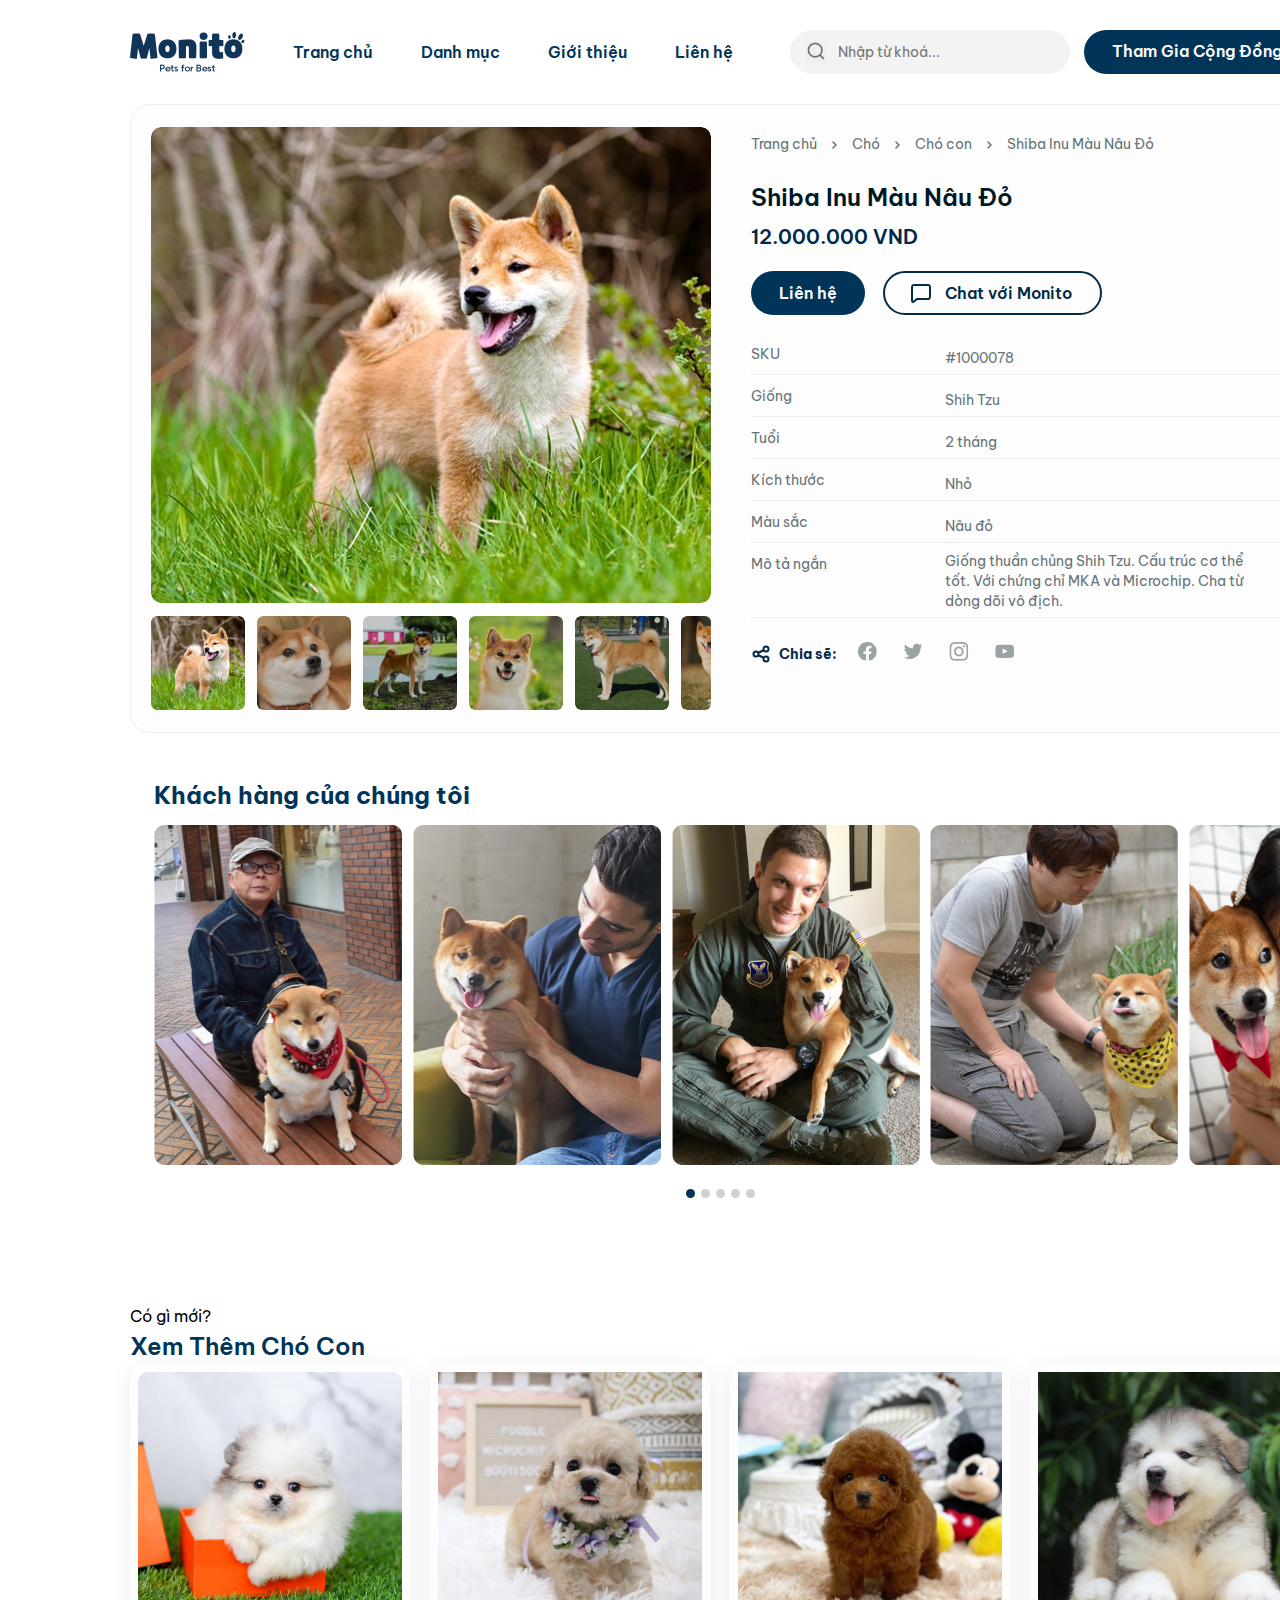
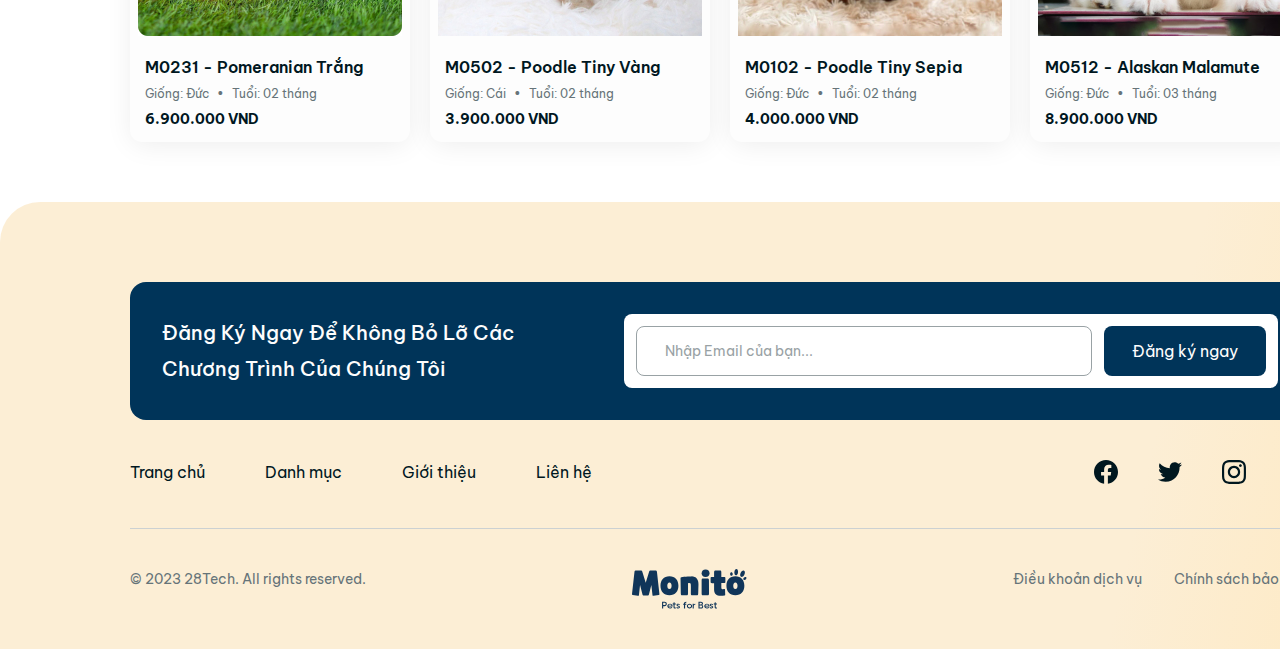
<file: public/pages/detail/detail.html>
<!DOCTYPE html>
<html lang="en">

<head>
    <meta charset="UTF-8">
    <meta name="viewport" content="width=device-width, initial-scale=1.0">
    <title>Chi tiết sản phẩm</title>
    <link rel="stylesheet" href="detail.css">
</head>

<body>
    <header class="header"></header>
    <div class="section1">
        <div class="detail__slide">
            <img class="detail__img-active" src="../../assets/img/detail/section1/image 2.jpg" alt="">
            <div class="detail__list-img">
                <img src="../../assets/img/detail/section1/image 4.png" alt="">
                <img src="../../assets/img/detail/section1/image 3.jpg" alt="">
                <img src="../../assets/img/detail/section1/image 5.jpg" alt="">
                <img src="../../assets/img/detail/section1/image 6.jpg" alt="">
                <img src="../../assets/img/detail/section1/image 7.jpg" alt="">
                <img id="detail__list-img-last" src="../../assets/img/detail/section1/image 8.png" alt="">
            </div>
        </div>
        <div class="detail__info">
            <nav aria-label="breadcrumb">
                <ol class="breadcrumb">
                    <li class="breadcrumb-item"><a href="#">Trang chủ</a><svg width="5" height="8" viewBox="0 0 5 8"
                            fill="none" xmlns="http://www.w3.org/2000/svg">
                            <path d="M1 1L4 4L1 7" stroke="#667479" stroke-width="1.5" stroke-linecap="round"
                                stroke-linejoin="round" />
                        </svg>
                    </li>
                    <li class="breadcrumb-item"><a href="#">Chó</a><svg width="5" height="8" viewBox="0 0 5 8"
                            fill="none" xmlns="http://www.w3.org/2000/svg">
                            <path d="M1 1L4 4L1 7" stroke="#667479" stroke-width="1.5" stroke-linecap="round"
                                stroke-linejoin="round" />
                        </svg>
                    </li>
                    <li class="breadcrumb-item"><a href="#">Chó con</a><svg width="5" height="8" viewBox="0 0 5 8"
                            fill="none" xmlns="http://www.w3.org/2000/svg">
                            <path d="M1 1L4 4L1 7" stroke="#667479" stroke-width="1.5" stroke-linecap="round"
                                stroke-linejoin="round" />
                        </svg>
                    </li>
                    <li class="breadcrumb-item" aria-current="page"><a>Shiba Inu Màu Nâu Đỏ</a></li>
                </ol>
            </nav>
            <h2 class="detail__name">Shiba Inu Màu Nâu Đỏ</h2>
            <h2 class="detail__price">12.000.000 VND</h2>
            <div class="detail__buttons">
                <button class="detail__button detail__button--contact">Liên hệ</button>
                <button class="detail__button detail__button--chat">
                    <svg width="26" height="28" viewBox="0 0 26 28" fill="none" xmlns="http://www.w3.org/2000/svg">
                        <path
                            d="M21 16.8V9.19995V9.19666C21 8.07875 21 7.51945 20.7822 7.09204C20.5905 6.71572 20.2841 6.40973 19.9078 6.21799C19.48 6 18.9203 6 17.8002 6H6.2002C5.08009 6 4.51962 6 4.0918 6.21799C3.71547 6.40973 3.40973 6.71572 3.21799 7.09204C3 7.51986 3 8.07985 3 9.19995V20.671C3 21.7367 3 22.2696 3.21846 22.5432C3.40845 22.7813 3.69644 22.9197 4.00098 22.9194C4.35115 22.919 4.76744 22.5861 5.59961 21.9203L7.12357 20.7012C7.44844 20.4413 7.61084 20.3114 7.79172 20.219C7.95219 20.137 8.12279 20.0771 8.29932 20.0408C8.49829 20 8.70652 20 9.12256 20H17.8001C18.9202 20 19.48 20 19.9078 19.782C20.2841 19.5902 20.5905 19.2844 20.7822 18.908C21 18.4806 21 17.9212 21 16.8032V16.8Z"
                            stroke="#002A48" stroke-width="2" stroke-linecap="round" stroke-linejoin="round" />
                    </svg>
                    Chat với Monito</button>
            </div>
            <nav class="modifier-list">
                <li class="modifier-list__item">
                    <p class="modifier-list__modifier">SKU</p>
                    <p class="modifier-list__value">#1000078</p>
                </li>
                <li class="modifier-list__item">
                    <p class="modifier-list__modifier">Giống</p>
                    <p class="modifier-list__value">Shih Tzu</p>
                </li>
                <li class="modifier-list__item">
                    <p class="modifier-list__modifier">Tuổi</p>
                    <p class="modifier-list__value">2 tháng</p>
                </li>
                <li class="modifier-list__item">
                    <p class="modifier-list__modifier">Kích thước</p>
                    <p class="modifier-list__value">Nhỏ</p>
                </li>
                <li class="modifier-list__item">
                    <p class="modifier-list__modifier">Màu sắc</p>
                    <p class="modifier-list__value">Nâu đỏ</p>
                </li>
                <li class="modifier-list__item">
                    <p class="modifier-list__modifier">Mô tả ngắn</p>
                    <p class="modifier-list__value" id="modifier-list__value-comment">Giống thuần chủng Shih Tzu. Cấu
                        trúc cơ thể tốt. Với chứng chỉ MKA và Microchip. Cha từ dòng dõi vô địch.</p>
                </li>
            </nav>
            <div class="detail__share">
                <svg width="20" height="20" viewBox="0 0 20 20" fill="none" xmlns="http://www.w3.org/2000/svg">
                    <path
                        d="M7.5 11.25L12.5 13.75M12.5 6.25L7.5 8.75M15 17.5C13.6193 17.5 12.5 16.3807 12.5 15C12.5 13.6193 13.6193 12.5 15 12.5C16.3807 12.5 17.5 13.6193 17.5 15C17.5 16.3807 16.3807 17.5 15 17.5ZM5 12.5C3.61929 12.5 2.5 11.3807 2.5 10C2.5 8.61929 3.61929 7.5 5 7.5C6.38071 7.5 7.5 8.61929 7.5 10C7.5 11.3807 6.38071 12.5 5 12.5ZM15 7.5C13.6193 7.5 12.5 6.38071 12.5 5C12.5 3.61929 13.6193 2.5 15 2.5C16.3807 2.5 17.5 3.61929 17.5 5C17.5 6.38071 16.3807 7.5 15 7.5Z"
                        stroke="#002A48" stroke-width="2" stroke-linecap="round" stroke-linejoin="round" />
                </svg>
                Chia sẽ:
                <ul class="detail__share-list">
                <li class="detail__share-item--facebook"><svg width="19" height="19" viewBox="0 0 19 19" fill="none" xmlns="http://www.w3.org/2000/svg">
                        <g clip-path="url(#clip0_43_688)">
                            <path
                                d="M18.7692 9.38461C18.7692 4.20163 14.5676 0 9.38461 0C4.20163 0 0 4.20163 0 9.38461C0 14.0687 3.4318 17.9512 7.91827 18.6552V12.0974H5.53546V9.38461H7.91827V7.31707C7.91827 4.96505 9.31936 3.66587 11.463 3.66587C12.4894 3.66587 13.5637 3.84916 13.5637 3.84916V6.15865H12.3804C11.2146 6.15865 10.851 6.88211 10.851 7.625V9.38461H13.4537L13.0376 12.0974H10.851V18.6552C15.3374 17.9512 18.7692 14.0687 18.7692 9.38461Z"
                                fill="#99A2A5" />
                        </g>
                        <defs>
                            <clipPath id="clip0_43_688">
                                <rect width="18.7692" height="18.7692" fill="white" />
                            </clipPath>
                        </defs>
                    </svg>
                </li>
                <li><svg width="20" height="19" viewBox="0 0 20 19" fill="none" xmlns="http://www.w3.org/2000/svg">
                        <g clip-path="url(#clip0_43_689)">
                            <path
                                d="M6.64826 17.0096C13.7292 17.0096 17.6033 11.1416 17.6033 6.05452C17.6033 5.88956 17.5997 5.72093 17.5923 5.55596C18.346 5.01095 18.9963 4.33588 19.5129 3.56247C18.811 3.87474 18.0658 4.07869 17.3027 4.16734C18.1062 3.68573 18.7078 2.92914 18.996 2.03783C18.2401 2.48579 17.4135 2.80178 16.5516 2.97226C15.9708 2.35519 15.203 1.94661 14.3667 1.8097C13.5305 1.67279 12.6724 1.81517 11.9252 2.21484C11.178 2.6145 10.5833 3.24918 10.2329 4.02076C9.88262 4.79234 9.79623 5.65783 9.98713 6.48343C8.45663 6.40663 6.95935 6.00904 5.59236 5.31645C4.22537 4.62386 3.01918 3.65173 2.052 2.46307C1.56043 3.3106 1.41 4.31351 1.6313 5.26796C1.8526 6.22241 2.42902 7.05679 3.24341 7.60152C2.63202 7.58211 2.03402 7.4175 1.49882 7.12129V7.16895C1.49827 8.05836 1.80575 8.92053 2.369 9.60887C2.93224 10.2972 3.71648 10.7693 4.58841 10.9448C4.02205 11.0997 3.42764 11.1223 2.85116 11.0108C3.0972 11.7757 3.57591 12.4447 4.22047 12.9244C4.86504 13.4042 5.6433 13.6707 6.44664 13.6869C5.0828 14.7582 3.39807 15.3392 1.66378 15.3365C1.35622 15.336 1.04896 15.3172 0.743652 15.28C2.5055 16.4104 4.555 17.0107 6.64826 17.0096Z"
                                fill="#99A2A5" />
                        </g>
                        <defs>
                            <clipPath id="clip0_43_689">
                                <rect width="18.7692" height="18.7692" fill="white" transform="translate(0.743652)" />
                            </clipPath>
                        </defs>
                    </svg>
                </li>
                <li><svg width="20" height="19" viewBox="0 0 20 19" fill="none" xmlns="http://www.w3.org/2000/svg">
                        <g clip-path="url(#clip0_43_690)">
                            <path
                                d="M9.87192 1.68996C12.3794 1.68996 12.6763 1.70096 13.6624 1.74495C14.5789 1.78528 15.0738 1.93924 15.4037 2.06755C15.8399 2.23618 16.1552 2.44147 16.4815 2.76773C16.8114 3.09766 17.013 3.40926 17.1817 3.84549C17.31 4.17542 17.4639 4.67398 17.5043 5.58678C17.5482 6.57656 17.5592 6.8735 17.5592 9.37728C17.5592 11.8847 17.5482 12.1817 17.5043 13.1678C17.4639 14.0843 17.31 14.5791 17.1817 14.9091C17.013 15.3453 16.8077 15.6606 16.4815 15.9868C16.1515 16.3168 15.8399 16.5184 15.4037 16.687C15.0738 16.8153 14.5752 16.9693 13.6624 17.0096C12.6726 17.0536 12.3757 17.0646 9.87192 17.0646C7.36447 17.0646 7.06753 17.0536 6.08142 17.0096C5.16495 16.9693 4.67006 16.8153 4.34013 16.687C3.90389 16.5184 3.58863 16.3131 3.26236 15.9868C2.93244 15.6569 2.73081 15.3453 2.56218 14.9091C2.43388 14.5791 2.27991 14.0806 2.23959 13.1678C2.1956 12.178 2.1846 11.8811 2.1846 9.37728C2.1846 6.86983 2.1956 6.5729 2.23959 5.58678C2.27991 4.67031 2.43388 4.17542 2.56218 3.84549C2.73081 3.40926 2.9361 3.09399 3.26236 2.76773C3.59229 2.4378 3.90389 2.23618 4.34013 2.06755C4.67006 1.93924 5.16862 1.78528 6.08142 1.74495C7.06753 1.70096 7.36447 1.68996 9.87192 1.68996ZM9.87192 0C7.32414 0 7.00521 0.0109976 6.00443 0.054988C5.00732 0.0989784 4.3218 0.260276 3.72793 0.491226C3.1084 0.733173 2.58418 1.0521 2.06363 1.57632C1.53941 2.09687 1.22048 2.62109 0.978531 3.23696C0.747581 3.8345 0.586283 4.51635 0.542293 5.51346C0.498302 6.51791 0.487305 6.83684 0.487305 9.38461C0.487305 11.9324 0.498302 12.2513 0.542293 13.2521C0.586283 14.2492 0.747581 14.9347 0.978531 15.5286C1.22048 16.1481 1.53941 16.6724 2.06363 17.1929C2.58418 17.7135 3.1084 18.0361 3.72426 18.2743C4.3218 18.5053 5.00365 18.6666 6.00077 18.7106C7.00155 18.7546 7.32048 18.7656 9.86825 18.7656C12.416 18.7656 12.735 18.7546 13.7357 18.7106C14.7329 18.6666 15.4184 18.5053 16.0122 18.2743C16.6281 18.0361 17.1523 17.7135 17.6729 17.1929C18.1934 16.6724 18.516 16.1481 18.7543 15.5323C18.9853 14.9347 19.1466 14.2529 19.1905 13.2558C19.2345 12.255 19.2455 11.9361 19.2455 9.38828C19.2455 6.84051 19.2345 6.52157 19.1905 5.52079C19.1466 4.52368 18.9853 3.83816 18.7543 3.24429C18.5234 2.62109 18.2044 2.09687 17.6802 1.57632C17.1597 1.05577 16.6354 0.733173 16.0196 0.494892C15.422 0.263942 14.7402 0.102644 13.7431 0.0586538C12.7386 0.0109976 12.4197 0 9.87192 0Z"
                                fill="#99A2A5" />
                            <path
                                d="M9.87188 4.56396C7.21046 4.56396 5.05127 6.72316 5.05127 9.38458C5.05127 12.046 7.21046 14.2052 9.87188 14.2052C12.5333 14.2052 14.6925 12.046 14.6925 9.38458C14.6925 6.72316 12.5333 4.56396 9.87188 4.56396ZM9.87188 12.5116C8.14526 12.5116 6.7449 11.1112 6.7449 9.38458C6.7449 7.65796 8.14526 6.25759 9.87188 6.25759C11.5985 6.25759 12.9989 7.65796 12.9989 9.38458C12.9989 11.1112 11.5985 12.5116 9.87188 12.5116Z"
                                fill="#99A2A5" />
                            <path
                                d="M16.0087 4.37335C16.0087 4.99654 15.5028 5.49877 14.8832 5.49877C14.26 5.49877 13.7578 4.99288 13.7578 4.37335C13.7578 3.75015 14.2637 3.24792 14.8832 3.24792C15.5028 3.24792 16.0087 3.75381 16.0087 4.37335Z"
                                fill="#99A2A5" />
                        </g>
                        <defs>
                            <clipPath id="clip0_43_690">
                                <rect width="18.7692" height="18.7692" fill="white" transform="translate(0.487305)" />
                            </clipPath>
                        </defs>
                    </svg>
                </li>
                <li><svg width="19" height="19" viewBox="0 0 19 19" fill="none" xmlns="http://www.w3.org/2000/svg">
                        <g clip-path="url(#clip0_43_691)">
                            <path
                                d="M18.8132 5.63085C18.8132 5.63085 18.6299 4.3368 18.0654 3.76859C17.3505 3.02075 16.5514 3.01709 16.1848 2.9731C13.56 2.78247 9.61924 2.78247 9.61924 2.78247H9.61191C9.61191 2.78247 5.6711 2.78247 3.04634 2.9731C2.67976 3.01709 1.8806 3.02075 1.16575 3.76859C0.601209 4.3368 0.421582 5.63085 0.421582 5.63085C0.421582 5.63085 0.230957 7.15218 0.230957 8.66985V10.0922C0.230957 11.6099 0.417916 13.1312 0.417916 13.1312C0.417916 13.1312 0.601209 14.4253 1.16209 14.9935C1.87693 15.7413 2.81539 15.7156 3.2333 15.7963C4.73631 15.9393 9.61557 15.9833 9.61557 15.9833C9.61557 15.9833 13.56 15.9759 16.1848 15.789C16.5514 15.745 17.3505 15.7413 18.0654 14.9935C18.6299 14.4253 18.8132 13.1312 18.8132 13.1312C18.8132 13.1312 19.0002 11.6135 19.0002 10.0922V8.66985C19.0002 7.15218 18.8132 5.63085 18.8132 5.63085ZM7.67633 11.8188V6.54365L12.7462 9.1904L7.67633 11.8188Z"
                                fill="#99A2A5" />
                        </g>
                        <defs>
                            <clipPath id="clip0_43_691">
                                <rect width="18.7692" height="18.7692" fill="white" transform="translate(0.230957)" />
                            </clipPath>
                        </defs>
                    </svg>
                </li>
            </ul>
            </div>
        </div>
    </div>
    <div class="section2">
        <h2 class="section2__title">Khách hàng của chúng tôi</h2>
        <div class="section2__list">
            <img class="section2__list-item" src="../../assets/img/detail/section2/Frame 118.jpg" alt="">
            <img class="section2__list-item" src="../../assets/img/detail/section2/Frame 119.jpg" alt="">
            <img class="section2__list-item" src="../../assets/img/detail/section2/Frame 120.jpg" alt="">
            <img class="section2__list-item" src="../../assets/img/detail/section2/Frame 121.jpg" alt="">
            <img id="section2__list-item-last" class="section2__list-item" src="../../assets/img/detail/section2/Frame 122.png" alt="">
        </div>
        <div class="loading-dots">
            <div class="dot dot-active"></div>
            <div class="dot"></div>
            <div class="dot"></div>
            <div class="dot"></div>
            <div class="dot"></div>
          </div>
    </div>
    <div class="section3">
        <div class="wrapper">
            <div class="section3-header">
                <div class="section3-header__left">
                    <p class="section3-header__subtitle">Có gì mới?</p>
                    <h2 class="section3-header__title">Xem thêm chó con</h2>
                </div>
            </div>
            <div class="pet-list">
                <div class="pet-list__item">
                    <div class="pet-card">
                        <img src="../../assets/img/home/Frame 7.jpg" alt="Pomeranian Trắng" class="pet-card__image">
                        <div class="pet-card__info">
                            <p class="pet-card__id">M0231 - Pomeranian Trắng</p>
                            <p class="pet-card__breed">Giống: Đức <label>•</label> Tuổi: 02 tháng</p>
                            <p class="pet-card__price">6.900.000 VND</p>
                        </div>
                    </div>

                    <div class="pet-card">
                        <img src="../../assets/img/home/image 2.jpg" alt="Poodle Tiny Vàng" class="pet-card__image">
                        <div class="pet-card__info">
                            <p class="pet-card__id">M0502 - Poodle Tiny Vàng</p>
                            <p class="pet-card__breed">Giống: Cái <label>•</label> Tuổi: 02 tháng</p>
                            <p class="pet-card__price">3.900.000 VND</p>
                        </div>
                    </div>

                    <div class="pet-card">
                        <img src="../../assets/img/home/image 3.jpg" alt="Poodle Tiny Sepia" class="pet-card__image">
                        <div class="pet-card__info">
                            <p class="pet-card__id">M0102 - Poodle Tiny Sepia</p>
                            <p class="pet-card__breed">Giống: Đức <label>•</label> Tuổi: 02 tháng</p>
                            <p class="pet-card__price">4.000.000 VND</p>
                        </div>
                    </div>

                    <div class="pet-card">
                        <img src="../../assets/img/home/image 4.jpg" alt="Alaskan Malamute" class="pet-card__image">
                        <div class="pet-card__info">
                            <p class="pet-card__id">M0512 - Alaskan Malamute</p>
                            <p class="pet-card__breed">Giống: Đức <label>•</label> Tuổi: 03 tháng</p>
                            <p class="pet-card__price">8.900.000 VND</p>
                        </div>
                    </div>
                </div>
            </div>
        </div>
    </div>
    <footer class="footer"></footer>
    <script src="../../share/js/header.js"></script>
    <script src="../../share/js/footer.js"></script>
    <script src="../../share/js/bacsic.js"></script>
</body>

</html>
</file>
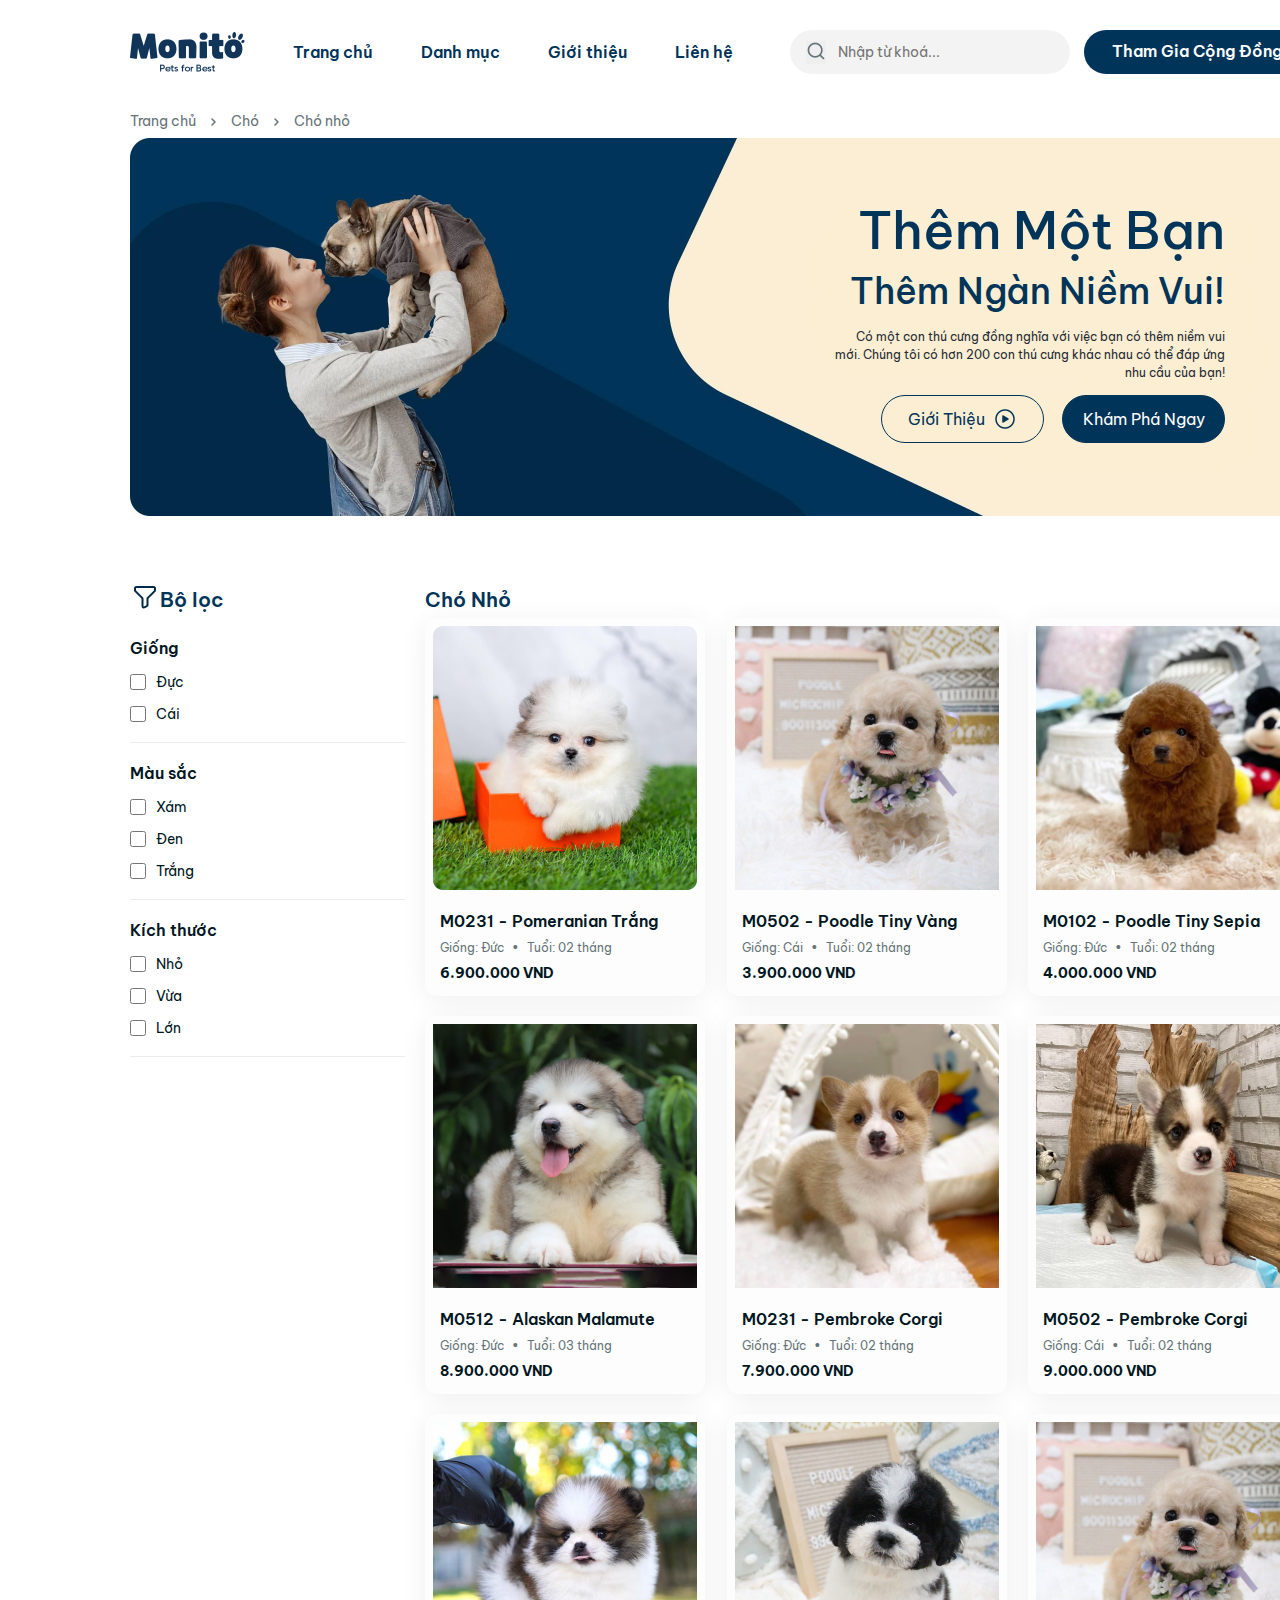
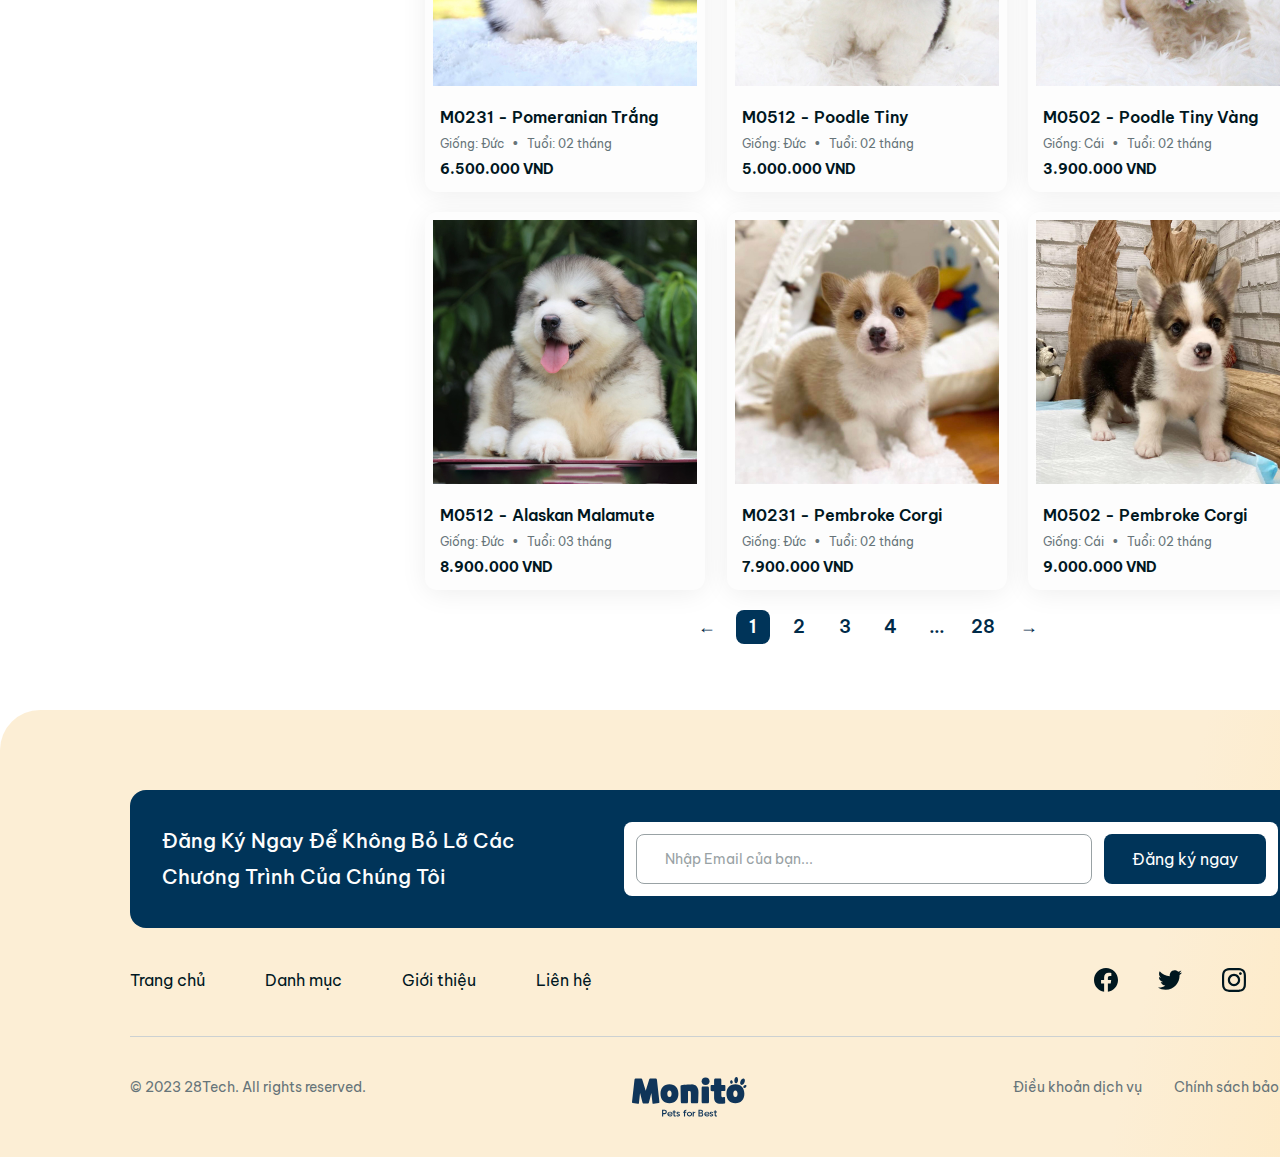
<file: public/pages/list/list.html>
<!DOCTYPE html>
<html lang="en">

<head>
    <meta charset="UTF-8">
    <meta name="viewport" content="width=device-width, initial-scale=1.0">
    <title>Danh sách sản phẩm</title>
    <link rel="stylesheet" href="list.css">
</head>

<body>
    <header class="header">
    </header>
    <content>
        <div class="banner">
            <div class="wrapper">
                <nav aria-label="breadcrumb">
                    <ol class="breadcrumb">
                        <li class="breadcrumb-item"><a href="#">Trang chủ</a><svg width="5" height="8" viewBox="0 0 5 8"
                                fill="none" xmlns="http://www.w3.org/2000/svg">
                                <path d="M1 1L4 4L1 7" stroke="#667479" stroke-width="1.5" stroke-linecap="round"
                                    stroke-linejoin="round" />
                            </svg>
                        </li>
                        <li class="breadcrumb-item"><a href="#">Chó</a><svg width="5" height="8" viewBox="0 0 5 8"
                                fill="none" xmlns="http://www.w3.org/2000/svg">
                                <path d="M1 1L4 4L1 7" stroke="#667479" stroke-width="1.5" stroke-linecap="round"
                                    stroke-linejoin="round" />
                            </svg>
                        </li>
                        <li class="breadcrumb-item" aria-current="page"><a>Chó nhỏ</a></li>
                    </ol>
                </nav>
                <div class="card card--bem">
                    <img class="card__bg" src="../../assets/img/home/Group 3_.jpg" alt="">
                    <div class="card__content">
                        <h1 class="card__title-large">Thêm Một Bạn</h1>
                        <h2 class="card__title-small">Thêm Ngàn Niềm Vui!</h2>
                        <p class="card__comment">Có một con thú cưng đồng nghĩa với việc bạn có thêm niềm vui mới.
                            Chúng tôi có hơn 200 con thú cưng khác nhau có thể đáp ứng nhu cầu của bạn!</p>
                        <div class="card__buttons">
                            <button class="card__button card__button--intro">Giới Thiệu
                                <img class="card__button-icon" src="../../share/img/header/Play_Circle.png"
                                    alt="Arrow Icon">
                            </button>
                            <button class="card__button card__button--explore">Khám Phá Ngay</button>
                        </div>
                    </div>
                </div>
            </div>
        </div>
        <div class="section1">
            <div class="wrapper">
                <div class="section1__filter">
                    <div class="section1__filter-top">
                        <svg width="30" height="30" viewBox="0 0 30 30" fill="none" xmlns="http://www.w3.org/2000/svg">
                            <path
                                d="M25 7.92154V6.99997C25 6.2999 24.9995 5.94992 24.8633 5.68253C24.7434 5.44732 24.5532 5.25608 24.318 5.13624C24.0506 5 23.6996 5 22.9995 5H6.99951C6.29945 5 5.94976 5 5.68237 5.13624C5.44717 5.25608 5.25608 5.44732 5.13624 5.68253C5 5.94992 5 6.2999 5 6.99997V7.92154C5 8.22728 5 8.38021 5.03454 8.52407C5.06516 8.65161 5.11579 8.7735 5.18433 8.88535C5.2616 9.01145 5.36968 9.11953 5.58574 9.33558L5.58594 9.33578L11.9144 15.6642C12.1305 15.8804 12.2383 15.9885 12.3156 16.1146C12.3842 16.2265 12.4352 16.3484 12.4658 16.476C12.5 16.6184 12.5 16.7696 12.5 17.0691V17.0784V23.0139C12.5 24.0854 12.5 24.6212 12.7257 24.9439C12.9227 25.2256 13.2268 25.4138 13.5669 25.4641C13.9564 25.5217 14.4359 25.282 15.3943 24.8028L16.3943 24.3028C16.7956 24.1022 16.996 24.0018 17.1426 23.8521C17.2723 23.7197 17.3712 23.5602 17.4316 23.385C17.5 23.1869 17.5 22.9626 17.5 22.5139V17.0784C17.5 16.7727 17.5 16.6198 17.5345 16.476C17.5652 16.3484 17.6158 16.2265 17.6843 16.1146C17.7616 15.9886 17.8696 15.8805 18.0856 15.6645L18.0859 15.6642L24.4144 9.33578C24.6306 9.1196 24.7383 9.01149 24.8156 8.88535C24.8842 8.7735 24.9352 8.65161 24.9658 8.52407C25 8.38168 25 8.2304 25 7.93087V7.92154Z"
                                stroke="#002A48" stroke-width="2" stroke-linecap="round" stroke-linejoin="round" />
                        </svg>
                        <h2 class="section1__filter-title">Bộ lọc</h2>
                    </div>
                    <ul class="filter">
                        Giống
                        <li class="filter__item"><input type="checkbox"> Đực</li>
                        <li class="filter__item"><input type="checkbox"> Cái</li>
                    </ul>
                    <ul class="filter">
                        Màu sắc
                        <li class="filter__item"><input type="checkbox"> Xám</li>
                        <li class="filter__item"><input type="checkbox"> Đen</li>
                        <li class="filter__item"><input type="checkbox"> Trắng</li>
                    </ul>
                    <ul class="filter">
                        Kích thước
                        <li class="filter__item"><input type="checkbox"> Nhỏ</li>
                        <li class="filter__item"><input type="checkbox"> Vừa</li>
                        <li class="filter__item"><input type="checkbox"> Lớn</li>
                </div>
                <div class="section1__result">
                    <h2 class="result__title">Chó Nhỏ</h2>
                    <div class="pet-list">
                        <div class="pet-list__item">
                            <div class="pet-card">
                                <img src="../../assets/img/home/Frame 7.jpg" alt="Pomeranian Trắng" class="pet-card__image">
                                <div class="pet-card__info">
                                    <p class="pet-card__id">M0231 - Pomeranian Trắng</p>
                                    <p class="pet-card__breed">Giống: Đức <label>•</label> Tuổi: 02 tháng</p>
                                    <p class="pet-card__price">6.900.000 VND</p>
                                </div>
                            </div>
        
                            <div class="pet-card">
                                <img src="../../assets/img/home/image 2.jpg" alt="Poodle Tiny Vàng" class="pet-card__image">
                                <div class="pet-card__info">
                                    <p class="pet-card__id">M0502 - Poodle Tiny Vàng</p>
                                    <p class="pet-card__breed">Giống: Cái <label>•</label> Tuổi: 02 tháng</p>
                                    <p class="pet-card__price">3.900.000 VND</p>
                                </div>
                            </div>
        
                            <div class="pet-card">
                                <img src="../../assets/img/home/image 3.jpg" alt="Poodle Tiny Sepia" class="pet-card__image">
                                <div class="pet-card__info">
                                    <p class="pet-card__id">M0102 - Poodle Tiny Sepia</p>
                                    <p class="pet-card__breed">Giống: Đức <label>•</label> Tuổi: 02 tháng</p>
                                    <p class="pet-card__price">4.000.000 VND</p>
                                </div>
                            </div>
        
                            <div class="pet-card">
                                <img src="../../assets/img/home/image 4.jpg" alt="Alaskan Malamute" class="pet-card__image">
                                <div class="pet-card__info">
                                    <p class="pet-card__id">M0512 - Alaskan Malamute</p>
                                    <p class="pet-card__breed">Giống: Đức <label>•</label> Tuổi: 03 tháng</p>
                                    <p class="pet-card__price">8.900.000 VND</p>
                                </div>
                            </div>
        
                            <div class="pet-card">
                                <img src="../../assets/img/home/image 5.jpg" alt="Pembroke Corgi" class="pet-card__image">
                                <div class="pet-card__info">
                                    <p class="pet-card__id">M0231 - Pembroke Corgi</p>
                                    <p class="pet-card__breed">Giống: Đức <label>•</label> Tuổi: 02 tháng</p>
                                    <p class="pet-card__price">7.900.000 VND</p>
                                </div>
                            </div>
        
                            <div class="pet-card pet-card--expensive">
                                <img src="../../assets/img/home/image 6.jpg" alt="Pembroke Corgi" class="pet-card__image">
                                <div class="pet-card__info">
                                    <p class="pet-card__id">M0502 - Pembroke Corgi</p>
                                    <p class="pet-card__breed">Giống: Cái <label>•</label> Tuổi: 02 tháng</p>
                                    <p class="pet-card__price">9.000.000 VND</p>
                                </div>
                            </div>
        
                            <div class="pet-card">
                                <img src="../../assets/img/home/image 7.jpg" alt="Pomeranian Trắng" class="pet-card__image">
                                <div class="pet-card__info">
                                    <p class="pet-card__id">M0231 - Pomeranian Trắng</p>
                                    <p class="pet-card__breed">Giống: Đức <label>•</label> Tuổi: 02 tháng</p>
                                    <p class="pet-card__price">6.500.000 VND</p>
                                </div>
                            </div>
        
                            <div class="pet-card">
                                <img src="../../assets/img/home/image 8.jpg" alt="Poodle Tiny" class="pet-card__image">
                                <div class="pet-card__info">
                                    <p class="pet-card__id">M0512 - Poodle Tiny</p>
                                    <p class="pet-card__breed">Giống: Đức <label>•</label> Tuổi: 02 tháng</p>
                                    <p class="pet-card__price">5.000.000 VND</p>
                                </div>
                            </div>
                            <div class="pet-card">
                                <img src="../../assets/img/home/image 2.jpg" alt="Poodle Tiny Vàng" class="pet-card__image">
                                <div class="pet-card__info">
                                    <p class="pet-card__id">M0502 - Poodle Tiny Vàng</p>
                                    <p class="pet-card__breed">Giống: Cái <label>•</label> Tuổi: 02 tháng</p>
                                    <p class="pet-card__price">3.900.000 VND</p>
                                </div>
                            </div>
        
                            <div class="pet-card">
                                <img src="../../assets/img/home/image 4.jpg" alt="Alaskan Malamute" class="pet-card__image">
                                <div class="pet-card__info">
                                    <p class="pet-card__id">M0512 - Alaskan Malamute</p>
                                    <p class="pet-card__breed">Giống: Đức <label>•</label> Tuổi: 03 tháng</p>
                                    <p class="pet-card__price">8.900.000 VND</p>
                                </div>
                            </div>
        
                            <div class="pet-card">
                                <img src="../../assets/img/home/image 5.jpg" alt="Pembroke Corgi" class="pet-card__image">
                                <div class="pet-card__info">
                                    <p class="pet-card__id">M0231 - Pembroke Corgi</p>
                                    <p class="pet-card__breed">Giống: Đức <label>•</label> Tuổi: 02 tháng</p>
                                    <p class="pet-card__price">7.900.000 VND</p>
                                </div>
                            </div>
        
                            <div class="pet-card pet-card--expensive">
                                <img src="../../assets/img/home/image 6.jpg" alt="Pembroke Corgi" class="pet-card__image">
                                <div class="pet-card__info">
                                    <p class="pet-card__id">M0502 - Pembroke Corgi</p>
                                    <p class="pet-card__breed">Giống: Cái <label>•</label> Tuổi: 02 tháng</p>
                                    <p class="pet-card__price">9.000.000 VND</p>
                                </div>
                            </div>
                        </div>
                    
                    </div>
                    <div class="section1__pagination">
                        <div class="pagination">
                            <button class="pagination-button prev">&larr;</button>
                            <button class="pagination-number active">1</button>
                            <button class="pagination-number">2</button>
                            <button class="pagination-number">3</button>
                            <button class="pagination-number">4</button>
                            <button class="pagination-ellipsis">...</button>
                            <button class="pagination-number">28</button>
                            <button class="pagination-button next">&rarr;</button>
                          </div>   
                    </div>                   
                </div>
            </div>
        </div>
    </content>
    <footer class="footer"></footer>
    <script src="../../share/js/header.js"></script>
    <script src="../../share/js/footer.js"></script>
    <script src="../../share/js/bacsic.js"></script>
</body>

</html>
</file>
<file: public/pages/detail/detail.css>
* {
    padding: 0;
    margin: 0;
}
body{
    min-width: 1440px;
}
.section1 {
    width: calc(100% - 130 * 2px);
    margin: auto;
    box-sizing: border-box;
    padding: 22px 20px;
    border: 1px solid #EBEEEF;
    background: #FDFDFD;
    border-radius: 20px;
    display: flex;
    justify-content: space-between;
}

.section1 .detail__img-active {
    width: 560px;
    height: 476px;
    border-radius: 10px;
}

.detail__list-img {
    margin-top: 9px;
    width: 476px;
    display: flex;
    gap: 12px;
}

.detail__list-img img {
    width: 94px;
    height: 94px;
    border-radius: 6px;
}

#detail__list-img-last {
    width: 30px;
}

.detail__info {
    width: calc(100% - 560px - 40px);
}

.breadcrumb {
    padding-block: 7px;
    display: flex;
    list-style: none;
    text-decoration: none;
}

.breadcrumb svg {
    margin-inline: 15px;
}

.breadcrumb a {
    text-decoration: none;
    font-family: 'Be Vietnam Pro';
    font-style: normal;
    font-weight: 400;
    font-size: 14px;
    line-height: 20px;
    display: inline-flex;
    align-items: flex-end;
    color: #667479;
}

.detail__name {
    font-family: 'Be Vietnam Pro';
    font-style: normal;
    font-weight: 600;
    font-size: 24px;
    line-height: 36px;
    display: flex;
    color: #00171F;
    margin-block: 18px 6px;
}

.detail__price {
    font-family: 'Be Vietnam Pro';
    font-style: normal;
    font-weight: 600;
    font-size: 20px;
    line-height: 32px;
    display: flex;
    color: #002A48;
}

.detail__buttons {
    display: flex;
    gap: 18px;
    margin-block: 18px;
}

.detail__button {
    height: 44px;
}

.detail__button--contact {
    display: flex;
    flex-direction: row;
    justify-content: center;
    align-items: center;
    padding: 12px 28px;
    background: #003459;
    border-radius: 57px;
    font-family: 'Be Vietnam Pro';
    font-style: normal;
    font-weight: 600;
    font-size: 16px;
    line-height: 24px;
    color: #FDFDFD;
    border: none;
}

.detail__button--chat {
    display: flex;
    flex-direction: row;
    justify-content: center;
    align-items: center;
    padding: 12px 28px 12px 24px;
    border: 2px solid #002A48;
    border-radius: 57px;
    font-family: 'Be Vietnam Pro';
    font-style: normal;
    font-weight: 600;
    font-size: 16px;
    line-height: 24px;
    display: flex;
    color: #002A48;
    gap: 10px;
    background: transparent;
}

.modifier-list__item {
    display: flex;
    border-bottom: 1px solid #EBEEEF
}

.modifier-list__modifier {
    padding-block: 8px 6px;
    width: 194px;
    font-family: 'Be Vietnam Pro';
    font-style: normal;
    font-weight: 400;
    font-size: 14px;
    line-height: 27px;
    display: flex;
    color: #667479;
}

.modifier-list__value {
    padding-block: 8px 6px;
    width: calc(100% - 194px);
    font-family: 'Be Vietnam Pro';
    font-style: normal;
    font-weight: 400;
    font-size: 14px;
    line-height: 20px;
    display: flex;
    align-items: flex-end;
    color: #667479;
}

#modifier-list__value-comment {
    width: calc(100% - 194px - 28px);
}

.detail__share {
    display: flex;
    align-items: center;
    font-family: 'Be Vietnam Pro';
    font-style: normal;
    font-weight: 700;
    font-size: 14px;
    line-height: 20px;
    color: #002A48;
    margin-top: 24px;
}

.detail__share svg {
    margin-right: 8px;
}

.detail__share-list {
    list-style: none;
    display: flex;
    gap: 17.97px;
}

.detail__share-item--facebook {
    margin-left: 21px;
}

.section2 {
    box-sizing: border-box;
    padding: 44px 24px 0 24px;
    width: calc(100% - 130 * 2px);
    margin: auto;
}

.section2__title {
    font-family: 'Be Vietnam Pro';
    font-style: normal;
    font-weight: 700;
    font-size: 24px;
    line-height: 36px;
    display: flex;
    color: #003459;
    margin-bottom: 12px;
}
.section2__list{
    display: flex;
    gap: calc((100% - 248 * 4px - 97px)/4);
}
.section2 img{
    width: 248px;
    height: 340px;
}
#section2__list-item-last{
    width: 97px;
}
.dot{
    width: 9px;
    height: 9px;
    border-radius: 50%;
    background: #CCD1D2;
}
.loading-dots{
    padding-block: 24px 26px;
    display: flex;
    gap: 6px;
    position: relative;
    width: 100px;
    justify-content: center;
    margin: auto;
}
.dot-active{
    background: #003459;
}



.section3{
    padding-block: 80px 60px;
}
.section3-header {
    display: flex;
    align-items: center;
    justify-content: space-between;
    position: relative;
    width: calc(100% - 130 * 2px);
    margin: auto;
}

.section3-header__left {
    position: relative;
}

.section3-header__subtitle {
    font-family: 'Be Vietnam Pro';
    font-style: normal;
    font-weight: 400;
    font-size: 16px;
    line-height: 24px;
    display: flex;
    align-items: flex-end;
    color: #000000;
}

.section3-header__title {
font-family: 'Be Vietnam Pro';
font-style: normal;
font-weight: 600;
font-size: 24px;
line-height: 36px;
display: flex;
text-transform: capitalize;

color: #003459;
}

.section3-header__right {
    display: flex;
    align-items: center;
}

.section3-header__button {
    box-sizing: border-box;
    display: flex;
    flex-direction: row;
    justify-content: center;
    align-items: center;
    padding: 12px 28px;
    gap: 8px;
    border: 1.5px solid #003459;
    border-radius: 57px;
    font-family: 'Be Vietnam Pro';
    font-style: normal;
    font-weight: 400;
    font-size: 14px;
    line-height: 20px;
    display: flex;
    align-items: flex-end;
    color: #003459;
    text-decoration: none;
}

.section3-header__button span {
    margin-left: 5px;
    font-size: 1.2rem;
}
.pet-list{
    width: calc(100% - 130 * 2px);
    margin: auto;
}
.pet-list__item {
    display: flex;
    gap: 20px;
    width: 100%;
    gap: calc((100% - 280 * 4px)/3);
}

.pet-card {
    height: 378px;
    width: 280px;
    padding-block: 8px;
    box-sizing: border-box;
    border-radius: 12px;
    overflow: hidden;
    text-align: center;
    background-color: #FDFDFD;
    box-shadow: 0px 4px 28px -2px #00000014;
}

.pet-card__image {
    height: 264px;
}

.pet-card__info {
    padding: 15px;
}

.pet-card__info label {
    margin-inline: 5px;
}

.pet-card__id {
    font-family: 'Be Vietnam Pro';
    font-style: normal;
    font-weight: 600;
    font-size: 16px;
    line-height: 24px;
    display: flex;
    align-items: flex-end;
    color: #00171F;
}

.pet-card__breed,
.pet-card__age,
.pet-card__price {
    display: inline;
    font-family: 'Be Vietnam Pro';
    font-style: normal;
    font-weight: 400;
    font-size: 12px;
    line-height: 18px;
    color: #667479;

}

.pet-card__breed {
    float: left;
    margin-block: 6px;
}

.pet-card__age {
    float: right;
}

.pet-card__price {
    float: left;
}

.pet-card__price {
    font-family: 'Be Vietnam Pro';
    font-style: normal;
    font-weight: 700;
    font-size: 14px;
    line-height: 20px;
    display: flex;
    align-items: flex-end;
    color: #00171F;
}
</file>
<file: public/pages/list/list.css>
* {
    padding: 0;
    margin: 0;
}
body{
    min-width: 1440px;
}
.card {
    width: 100%;
}

.banner .wrapper {
    margin: auto;
    width: calc(100% - 130*2px);
    position: relative;
}

.breadcrumb {
    padding-block: 7px;
    display: flex;
    list-style: none;
    text-decoration: none;
}

.breadcrumb svg {
    margin-inline: 15px;
}

.breadcrumb a {
    text-decoration: none;
    font-family: 'Be Vietnam Pro';
    font-style: normal;
    font-weight: 400;
    font-size: 14px;
    line-height: 20px;
    display: inline-flex;
    align-items: flex-end;
    color: #667479;
}

.banner .card {
    position: relative;
    height: 378px;
}

.card__bg {
    width: 100%;
    height: 378px;
}

.card__content {
    translate: 0 -50%;
    top: 40%;
    position: absolute;
    right: 85px;
    text-align: right;
}

.card__title-large {
    font-family: 'Be Vietnam Pro';
    font-style: normal;
    font-weight: 500;
    font-size: 52px;
    line-height: 68px;
    text-transform: capitalize;
    color: #003459;
}

.card__title-small {
    font-family: 'Be Vietnam Pro';
    font-style: normal;
    font-weight: 500;
    font-size: 36px;
    line-height: 54px;
    text-transform: capitalize;
    color: #003459;
}

.card__comment {
    width: 394px;
    font-family: 'Be Vietnam Pro';
    font-style: normal;
    font-weight: 400;
    font-size: 12px;
    line-height: 18px;
    text-align: right;
    color: #242B33;
    margin-top: 10px;
}

.card__buttons {
    display: flex;
    position: absolute;
    right: 0;
    gap: 18px;
    margin-top: 13px;
}

.card__button {
    width: 163px;
    height: 48px;
    border-radius: 57px;
    box-sizing: border-box;
    flex-direction: row;
    justify-content: center;
    align-items: center;
    gap: 8px;
    border: 1.5px solid #003459;
    font-family: 'Be Vietnam Pro';
    font-style: normal;
    font-weight: 400;
    font-size: 16px;
    line-height: 24px;
    display: flex;
}

.card__button-icon {
    width: 24px;
    height: 24px;
}

.card__button--intro {
    background: transparent;
    color: #003459;
}

.card__button--explore {
    color: #FDFDFD;
    background: #003459;
}

.section1 .wrapper {
    margin: 66px auto;
    width: calc(100% - 130*2px);
    display: flex;
    gap: 20px;
}

.section1__filter {
    width: 280px;
}

.section1__filter-top {
    display: flex
}

.section1__filter-title {
    font-family: 'Be Vietnam Pro';
    font-style: normal;
    font-weight: 600;
    font-size: 20px;
    line-height: 36px;
    color: #003459;
    align-items: center;
}

.section1__result .result__title {
    font-family: 'Be Vietnam Pro';
    font-style: normal;
    font-weight: 600;
    font-size: 20px;
    line-height: 36px;
    color: #003459;
    align-items: center;
}

.filter {
    font-family: 'Be Vietnam Pro';
    font-style: normal;
    font-weight: 600;
    font-size: 16px;
    line-height: 24px;
    align-items: flex-end;
    color: #00171F;
    list-style: none;
    padding-block: 18px;
    border-bottom: 1px solid #EBEEEF
}

.filter__item {
    margin-top: 12px;
    display: flex;
    align-items: center;
    font-family: 'Be Vietnam Pro';
    font-style: normal;
    font-weight: 400;
    font-size: 14px;
    line-height: 20px;
    color: #00171F;
    gap: 10px;
}

.filter:nth-child(1) {
    margin-top: 14px;
}

.filter__item input {
    box-sizing: border-box;
    width: 16px;
    height: 16px;
    background: #FFFFFF;
    border: 1px solid #CCD1D2;
    border-radius: 4px;
}

.pet-list__item {
    display: grid;
    grid-template-columns: repeat(auto-fill, minmax(250px, 1fr));
    gap: 20px;
    width: 100%;
}

.section1__result {
    width: calc(100% - 280px);
    position: relative;
}

.pet-card {
    height: 378px;
    width: 280px;
    padding-block: 8px;
    box-sizing: border-box;
    border-radius: 12px;
    overflow: hidden;
    text-align: center;
    background-color: #FDFDFD;
    box-shadow: 0px 4px 28px -2px #00000014;
}

.pet-card__image {
    height: 264px;
}

.pet-card__info {
    padding: 15px;
}

.pet-card__info label {
    margin-inline: 5px;
}

.pet-card__id {
    font-family: 'Be Vietnam Pro';
    font-style: normal;
    font-weight: 600;
    font-size: 16px;
    line-height: 24px;
    display: flex;
    align-items: flex-end;
    color: #00171F;
}

.pet-card__breed,
.pet-card__age,
.pet-card__price {
    display: inline;
    font-family: 'Be Vietnam Pro';
    font-style: normal;
    font-weight: 400;
    font-size: 12px;
    line-height: 18px;
    color: #667479;

}

.pet-card__breed {
    float: left;
    margin-block: 6px;
}

.pet-card__age {
    float: right;
}

.pet-card__price {
    float: left;
}

.pet-card__price {
    font-family: 'Be Vietnam Pro';
    font-style: normal;
    font-weight: 700;
    font-size: 14px;
    line-height: 20px;
    display: flex;
    align-items: flex-end;
    color: #00171F;
}

.section1__pagination{
    width: 100%;
    position: relative;
    padding-top: 20px;
    height: 34px;
}
.pagination {
    position: absolute;
    display: flex;
    gap: 12px;
    left: 50%;
    translate: -50% 0;
}

.pagination-button,
.pagination-number,
.pagination-ellipsis {
    border: none;
    background: transparent;
    width: 34px;
    height: 34px;
    font-family: 'Be Vietnam Pro';
    font-style: normal;
    font-weight: 600;
    font-size: 18px;
    line-height: 24px;
    display: flex;
    color: #002A48;
    justify-content: center;
    align-items: center;
}

.active {
    background: #003459;
    border-radius: 8px;
    color: #FDFDFD;
}
</file>
